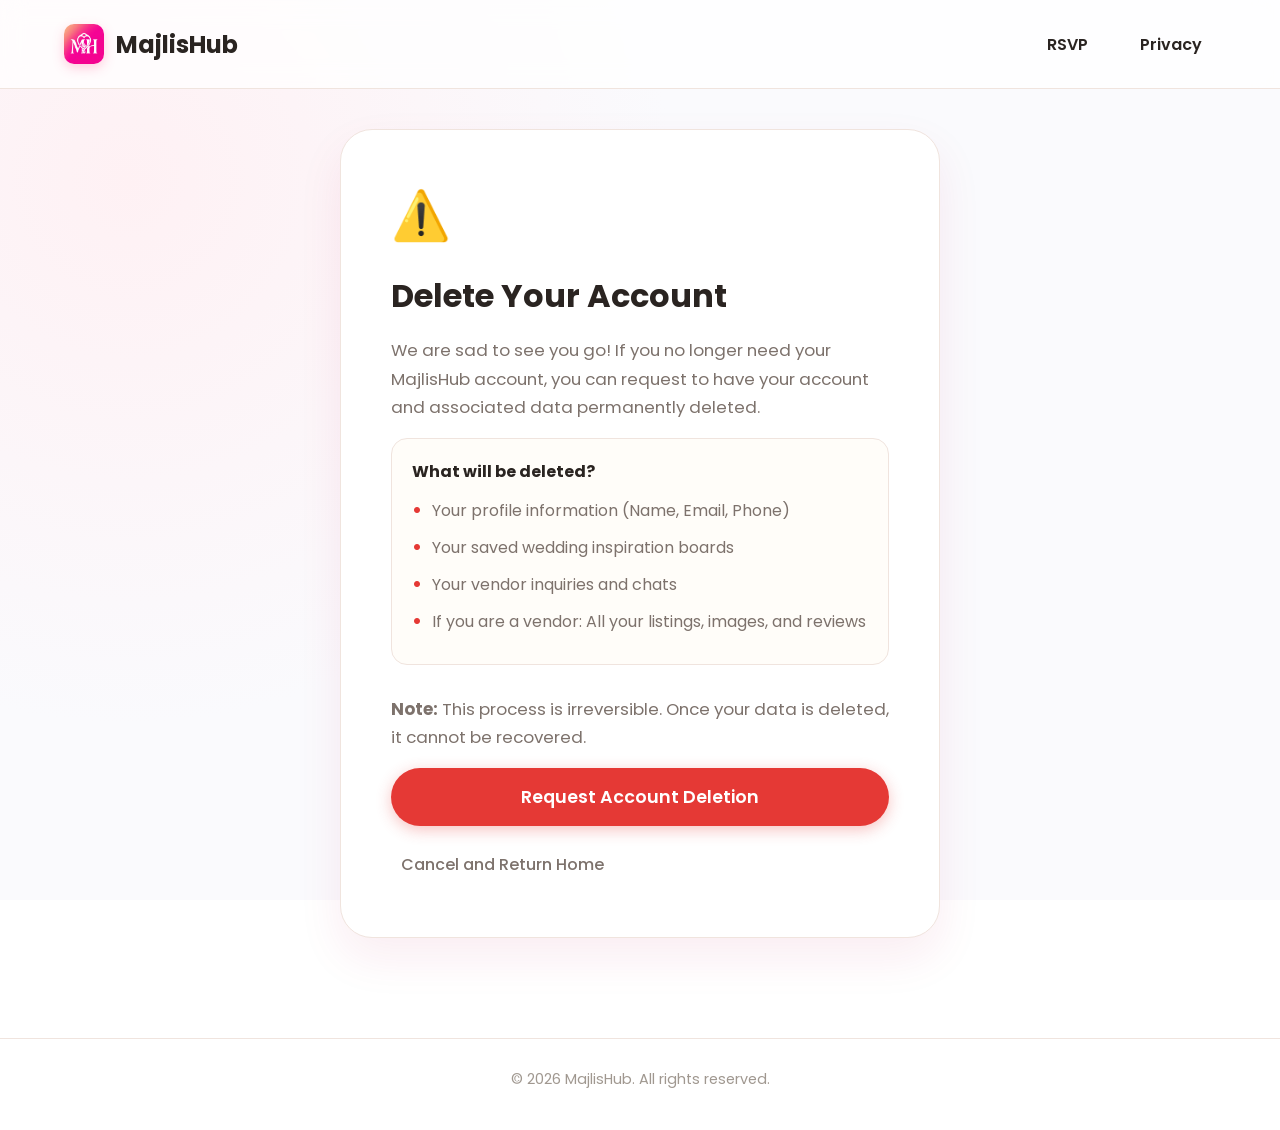
<file: delete-account.html>
<!DOCTYPE html>
<html lang="en">
<head>
    <meta charset="UTF-8">
    <meta name="viewport" content="width=device-width, initial-scale=1.0">
    <title>Delete Account | MajlisHub</title>
    
    <link href="https://fonts.googleapis.com/css2?family=Poppins:wght@400;500;600;700&display=swap" rel="stylesheet">
    <!-- FAVICON -->
    <link rel="icon" type="image/png" href="assets/app_logo.png">
    <link rel="icon" type="image/svg+xml" href="assets/MajlisHubLogoSVG.svg">
    <link rel="apple-touch-icon" href="assets/app_logo.png">
    <link rel="stylesheet" href="style.css">
</head>
<body>

    <header>
        <a href="/" class="logo-container">
            <img src="assets/app_logo.png" alt="MajlisHub Logo" class="logo-white">
            <span>MajlisHub</span>
        </a>
        <nav class="nav-links">
                <a href="/invitations">RSVP</a>
                <a href="/privacy">Privacy</a>
        </nav>
    </header>

    <main class="content-container">
        <div class="card">
            <div class="icon-warning">⚠️</div>
            <h1>Delete Your Account</h1>
            <p>We are sad to see you go! If you no longer need your MajlisHub account, you can request to have your account and associated data permanently deleted.</p>
            
            <div class="data-list">
                <h4>What will be deleted?</h4>
                <ul>
                    <li>Your profile information (Name, Email, Phone)</li>
                    <li>Your saved wedding inspiration boards</li>
                    <li>Your vendor inquiries and chats</li>
                    <li>If you are a vendor: All your listings, images, and reviews</li>
                </ul>
            </div>

            <p><strong>Note:</strong> This process is irreversible. Once your data is deleted, it cannot be recovered.</p>

            <!-- Clicking this will open their default email app pre-filled with the request -->
            <button class="btn-delete" onclick="sendDeletionEmail()">Request Account Deletion</button>
            
            <br>
            <a href="/" class="btn-cancel">Cancel and Return Home</a>
        </div>
    </main>

    <footer>
        <p class="footer-copyright">&copy; 2026 MajlisHub. All rights reserved.</p>
    </footer>

    <script>
        function sendDeletionEmail() {
            // Replace with your actual support email
            const supportEmail = "support@majlishub.my"; 
            const subject = encodeURIComponent("Account Deletion Request - MajlisHub");
            const body = encodeURIComponent(
                "Hello MajlisHub Support,\n\n" +
                "I would like to request the permanent deletion of my account and all associated data.\n\n" +
                "Here are my details to verify my account:\n" +
                "- Registered Email Address: [Please type your registered email here]\n" +
                "- Registered Phone Number (if applicable): [Please type your phone number here]\n\n" +
                "Please confirm once my data has been removed.\n\n" +
                "Thank you."
            );
            
            window.location.href = `mailto:${supportEmail}?subject=${subject}&body=${body}`;
        }
    </script>

</body>
</html>
</file>
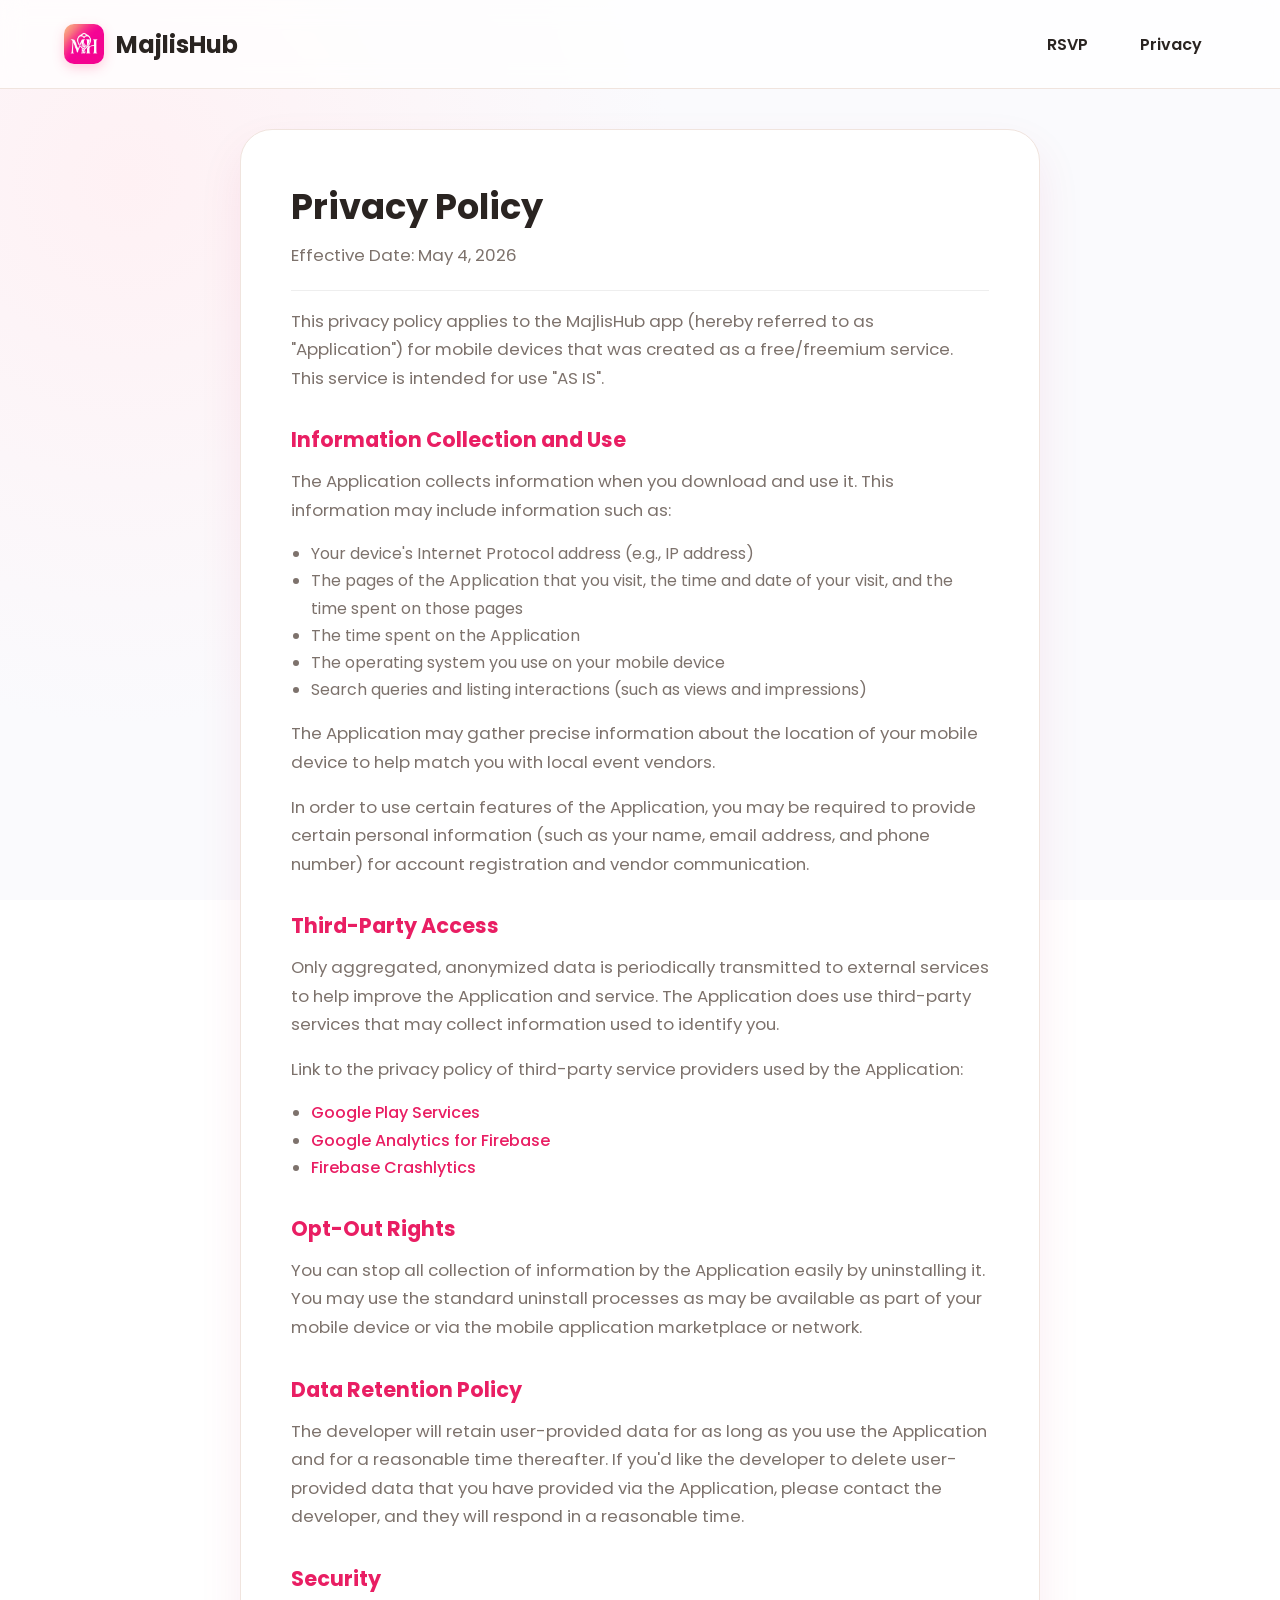
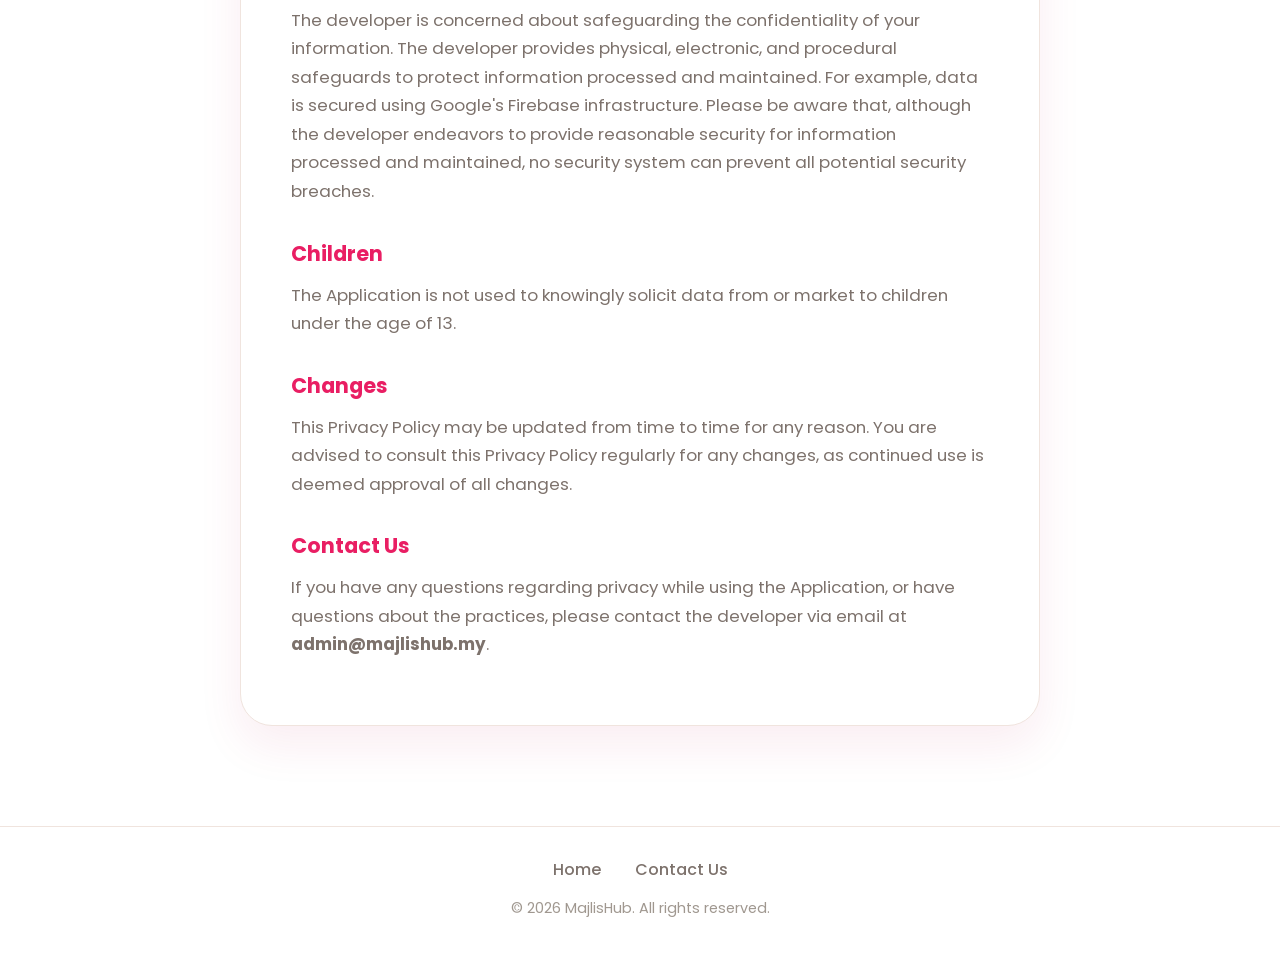
<file: privacy.html>
<!DOCTYPE html>
<html lang="en">
<head>
    <meta charset="UTF-8">
    <meta name="viewport" content="width=device-width, initial-scale=1.0">
    <title>Privacy Policy | MajlisHub</title>
    
    <link href="https://fonts.googleapis.com/css2?family=Poppins:wght@400;500;600;700&display=swap" rel="stylesheet">
    <!-- FAVICON -->
    <link rel="icon" type="image/png" href="assets/app_logo.png">
    <link rel="icon" type="image/svg+xml" href="assets/MajlisHubLogoSVG.svg">
    <link rel="apple-touch-icon" href="assets/app_logo.png">
    <script async src="https://www.googletagmanager.com/gtag/js?id=G-WJCGGY7J5M"></script>
    <script>
      window.dataLayer = window.dataLayer || [];
      function gtag(){dataLayer.push(arguments);}
      gtag('js', new Date());
      gtag('config', 'G-WJCGGY7J5M');
    </script>
    
    <link rel="stylesheet" href="style.css">
</head>
<body>

    <header>
        <!-- Clicking the logo brings the user back to the home page -->
        <a href="/" class="logo-container">
            <img src="assets/app_logo.png" alt="MajlisHub Logo" class="logo-white">
            <span>MajlisHub</span>
        </a>
        <nav class="nav-links">
                <a href="/invitations">RSVP</a>
                <a href="/privacy">Privacy</a>
        </nav>
    </header>

    <main class="privacy-container">
        <div class="privacy-content">
            <h1>Privacy Policy</h1>
            <p class="date">Effective Date: May 4, 2026</p>

            <p>This privacy policy applies to the MajlisHub app (hereby referred to as "Application") for mobile devices that was created as a free/freemium service. This service is intended for use "AS IS".</p>

            <h3>Information Collection and Use</h3>
            <p>The Application collects information when you download and use it. This information may include information such as:</p>
            <ul>
                <li>Your device's Internet Protocol address (e.g., IP address)</li>
                <li>The pages of the Application that you visit, the time and date of your visit, and the time spent on those pages</li>
                <li>The time spent on the Application</li>
                <li>The operating system you use on your mobile device</li>
                <li>Search queries and listing interactions (such as views and impressions)</li>
            </ul>

            <p>The Application may gather precise information about the location of your mobile device to help match you with local event vendors.</p>
            <p>In order to use certain features of the Application, you may be required to provide certain personal information (such as your name, email address, and phone number) for account registration and vendor communication.</p>

            <h3>Third-Party Access</h3>
            <p>Only aggregated, anonymized data is periodically transmitted to external services to help improve the Application and service. The Application does use third-party services that may collect information used to identify you.</p>
            <p>Link to the privacy policy of third-party service providers used by the Application:</p>
            <ul>
                <li><a href="https://policies.google.com/privacy" target="_blank">Google Play Services</a></li>
                <li><a href="https://firebase.google.com/policies/analytics" target="_blank">Google Analytics for Firebase</a></li>
                <li><a href="https://firebase.google.com/support/privacy/" target="_blank">Firebase Crashlytics</a></li>
            </ul>

            <h3>Opt-Out Rights</h3>
            <p>You can stop all collection of information by the Application easily by uninstalling it. You may use the standard uninstall processes as may be available as part of your mobile device or via the mobile application marketplace or network.</p>

            <h3>Data Retention Policy</h3>
            <p>The developer will retain user-provided data for as long as you use the Application and for a reasonable time thereafter. If you'd like the developer to delete user-provided data that you have provided via the Application, please contact the developer, and they will respond in a reasonable time.</p>

            <h3>Security</h3>
            <p>The developer is concerned about safeguarding the confidentiality of your information. The developer provides physical, electronic, and procedural safeguards to protect information processed and maintained. For example, data is secured using Google's Firebase infrastructure. Please be aware that, although the developer endeavors to provide reasonable security for information processed and maintained, no security system can prevent all potential security breaches.</p>

            <h3>Children</h3>
            <p>The Application is not used to knowingly solicit data from or market to children under the age of 13.</p>

            <h3>Changes</h3>
            <p>This Privacy Policy may be updated from time to time for any reason. You are advised to consult this Privacy Policy regularly for any changes, as continued use is deemed approval of all changes.</p>

            <h3>Contact Us</h3>
            <p>If you have any questions regarding privacy while using the Application, or have questions about the practices, please contact the developer via email at <strong>admin@majlishub.my</strong>.</p>
        </div>
    </main>

    <footer>
        <div class="footer-links">
            <a href="/">Home</a>
            <a href="mailto:admin@majlishub.my">Contact Us</a>
        </div>
        <p class="footer-copyright">&copy; 2026 MajlisHub. All rights reserved.</p>
    </footer>

</body>
</html>
</file>
<file: style.css>
:root {
    /* App Latest Version Theme - Primary Gradient */
    --primary-gradient: linear-gradient(135deg, #FF7043 0%, #FF4081 55%, #FF2A85 100%);
    --primary-gradient-vertical: linear-gradient(180deg, #FF7043 0%, #FF4081 50%, #FF2A85 100%);
    --business-gradient: linear-gradient(135deg, #448AFF 0%, #2979FF 55%, #1565C0 100%);
    
    /* App Brand Accents */
    --accent-pink: #FF4081;
    --accent-pink-hover: #E91E63;
    --primary-fg: #E91E63;
    --pink-light: #FFF0F3;
    --peach-light: #FFF7F0;
    --neutral-border: #F0E4DE;
    
    /* Backwards compatibility aliases */
    --primary-gold: #FF7043;
    --primary-gold-dark: #E91E63;
    --gold-gradient: linear-gradient(135deg, #FF7043 0%, #FF4081 55%, #FF2A85 100%);
    --pink-gradient: linear-gradient(135deg, #FF7043 0%, #FF4081 55%, #FF2A85 100%);
    --gold-pink-gradient: linear-gradient(135deg, #FF7043 0%, #FF4081 55%, #FF2A85 100%);

    /* Backgrounds & Text */
    --bg-main: #FAFAFD;
    --bg-light: #FFFFFF;
    --text-dark: #2A2421;
    --text-muted: #7D726C;
    --phone-bezel: #F5EFEB;
    
    /* Shadows */
    --card-shadow: 0 15px 35px rgba(233, 30, 99, 0.08);
    --primary-shadow: 0 14px 28px rgba(194, 24, 91, 0.22);
    --business-shadow: 0 14px 28px rgba(21, 101, 192, 0.25);
    --border-radius: 24px;
    --danger-red: #E53935;
}

* {
    margin: 0;
    padding: 0;
    box-sizing: border-box;
    font-family: 'Poppins', sans-serif;
}

body {
    background: radial-gradient(circle at 10% 20%, rgba(255, 240, 243, 0.9) 0%, rgba(250, 250, 253, 1) 40%),
                radial-gradient(circle at 90% 80%, rgba(255, 243, 238, 0.7) 0%, rgba(250, 250, 253, 1) 50%);
    background-attachment: fixed;
    color: var(--text-dark);
    overflow-x: hidden;
    min-height: 100vh;
    display: flex;
    flex-direction: column;
}

/* --- NAVIGATION --- */
header {
    display: flex;
    justify-content: space-between;
    align-items: center;
    padding: 24px 5%;
    background: rgba(255, 255, 255, 0.75);
    backdrop-filter: blur(12px);
    border-bottom: 1px solid var(--neutral-border);
    position: sticky;
    top: 0;
    z-index: 100;
}

.logo-container {
    display: flex;
    align-items: center;
    gap: 12px;
    font-weight: 700;
    font-size: 24px;
    color: var(--text-dark);
    text-decoration: none;
}

.logo-container img {
    height: 40px;
    width: 40px;
    border-radius: 10px;
    object-fit: cover;
    box-shadow: 0 4px 12px rgba(255, 64, 129, 0.25);
    margin-bottom: 0px;
}

.logo-white {
    filter: none;
}

.nav-links {
    display: flex;
    gap: 24px;
}

.nav-links a {
    text-decoration: none;
    color: var(--text-dark);
    font-weight: 600;
    font-size: 16px;
    transition: all 0.3s ease;
    padding: 6px 14px;
    border-radius: 20px;
}

.nav-links a:hover {
    color: var(--accent-pink-hover);
    background: var(--pink-light);
}

/* --- HERO SECTION --- */
.hero {
    display: flex;
    align-items: center;
    justify-content: space-between;
    padding: 70px 5% 100px;
    gap: 40px;
}

.hero-content {
    flex: 1;
    max-width: 600px;
}

.hero-content h1 {
    font-size: 3.5rem;
    line-height: 1.2;
    margin-bottom: 24px;
    color: var(--text-dark);
    background: var(--primary-gradient);
    -webkit-background-clip: text;
    -webkit-text-fill-color: transparent;
}

.hero-content p {
    font-size: 1.1rem;
    line-height: 1.6;
    margin-bottom: 40px;
    color: var(--text-muted);
}

.highlight {
    background: var(--primary-gradient);
    -webkit-background-clip: text;
    -webkit-text-fill-color: transparent;
    font-weight: 700;
}

/* --- BUTTONS & HYPE METER --- */
.store-buttons {
    display: flex;
    gap: 16px;
    margin-bottom: 24px;
}

.store-btn {
    display: flex;
    align-items: center;
    background: var(--primary-gradient);
    color: white;
    text-decoration: none;
    padding: 14px 28px;
    border-radius: 50px;
    font-weight: 600;
    transition: transform 0.25s ease, box-shadow 0.3s ease;
    box-shadow: 0 8px 22px rgba(255, 64, 129, 0.35);
    cursor: pointer;
}

.store-btn:hover {
    transform: translateY(-3px);
    box-shadow: 0 12px 28px rgba(255, 42, 133, 0.45);
}

.store-btn img {
    height: 24px;
    margin-right: 12px;
}

.btn-text {
    display: flex;
    flex-direction: column;
    text-align: left;
}

.btn-text span:first-child {
    font-size: 10px;
    font-weight: 400;
    text-transform: uppercase;
    letter-spacing: 0.5px;
}

.btn-text span:last-child {
    font-size: 16px;
}

.hype-meter {
    background: rgba(255, 255, 255, 0.85);
    backdrop-filter: blur(12px);
    padding: 18px 24px;
    border-radius: 24px;
    display: inline-block;
    border: 1px solid rgba(255, 112, 67, 0.2);
    box-shadow: 0 10px 30px rgba(255, 64, 129, 0.08);
}

.hype-title {
    font-size: 0.95rem;
    font-weight: 600;
    color: var(--text-dark);
    margin-bottom: 12px;
    display: flex;
    align-items: center;
    gap: 8px;
}

.hype-counters {
    display: flex;
    gap: 16px;
}

.counter-badge {
    display: flex;
    align-items: center;
    gap: 8px;
    background: var(--pink-light);
    border: 1px solid rgba(255, 64, 129, 0.2);
    padding: 8px 18px;
    border-radius: 50px;
    font-size: 0.9rem;
    font-weight: 700;
    color: var(--accent-pink-hover);
    box-shadow: 0 4px 12px rgba(255, 64, 129, 0.1);
    transition: transform 0.3s cubic-bezier(0.175, 0.885, 0.32, 1.275);
}

.pop-animation {
    transform: scale(1.1);
    color: var(--accent-pink-hover);
}

.counter-badge img {
    height: 16px;
    filter: invert(53%) sepia(82%) saturate(416%) hue-rotate(309deg) brightness(101%) contrast(101%);
}

/* --- HERO IMAGE AREA --- */
.hero-image-wrapper {
    flex: 1;
    display: flex;
    justify-content: center;
    align-items: center;
    position: relative;
}

.hero-phones {
    position: relative;
    width: 450px;
    height: 600px;
    transform: translateX(40px);
}

.phone-mockup {
    position: absolute;
    background-color: #1A1A1A;
    border-radius: 44px;
    padding: 8px;
    box-shadow: 0 20px 40px rgba(0, 0, 0, 0.15);
    width: 260px;
    overflow: hidden;
}

.phone-mockup img {
    width: 100%;
    height: auto;
    border-radius: 34px;
    display: block;
}

.business-phone {
    top: 0;
    left: 0;
    z-index: 1;
    border: 3px solid #2979FF;
    box-shadow: 0 20px 40px rgba(21, 101, 192, 0.25);
}

.normal-phone {
    bottom: 0;
    right: 0;
    z-index: 2;
    border: 3px solid #FF4081;
    box-shadow: 0 20px 40px rgba(255, 42, 133, 0.25);
}

/* --- APP SHOWCASE SECTION --- */
.app-showcase {
    background-color: var(--bg-light);
    padding: 100px 5% 80px;
    text-align: center;
    border-top-left-radius: 60px;
    border-top-right-radius: 60px;
    box-shadow: 0 -15px 40px rgba(255, 64, 129, 0.05);
    border-top: 1px solid var(--neutral-border);
}

.showcase-header h2 {
    font-size: 2.5rem;
    color: var(--text-dark);
    margin-bottom: 16px;
    background: var(--primary-gradient);
    -webkit-background-clip: text;
    -webkit-text-fill-color: transparent;
}

.showcase-header p {
    font-size: 1.1rem;
    color: var(--text-muted);
    max-width: 700px;
    margin: 0 auto 60px;
    line-height: 1.6;
}

.screenshot-grid {
    display: flex;
    justify-content: center;
    gap: 40px;
    flex-wrap: wrap;
}

.screenshot-card {
    flex: 1;
    min-width: 260px;
    max-width: 300px;
    display: flex;
    flex-direction: column;
    align-items: center;
}

.screenshot-card img {
    width: 100%;
    border-radius: 32px;
    box-shadow: 0 15px 35px rgba(0, 0, 0, 0.1);
    border: 6px solid #FFF;
    outline: 2px solid rgba(255, 112, 67, 0.25);
    margin-bottom: 24px;
    transition: transform 0.3s ease, box-shadow 0.3s ease, outline-color 0.3s ease;
}

.screenshot-card:hover img {
    transform: translateY(-10px);
    box-shadow: 0 20px 45px rgba(255, 64, 129, 0.25);
    outline-color: var(--accent-pink-hover);
}

.screenshot-card h3 {
    font-size: 1.3rem;
    color: var(--text-dark);
    margin-bottom: 8px;
}

.screenshot-card p {
    font-size: 0.95rem;
    color: var(--text-muted);
    line-height: 1.5;
    padding: 0 10px;
}

/* --- MAIN & CONTAINER SECTION --- */
main {
    flex: 1;
    display: flex;
    align-items: center;
    justify-content: center;
    padding: 40px 20px;
}

/* --- CARDS (Generic / Privacy / Support / Delete Account / RSVP) --- */
.privacy-container, .support-section, .content-container {
    flex: 1;
    padding: 40px 5% 100px;
    display: flex;
    justify-content: center;
    align-items: center;
}

.privacy-content, .support-card, .card, .rsvp-card {
    background: var(--bg-light);
    padding: 50px;
    border-radius: 32px;
    max-width: 800px;
    width: 100%;
    box-shadow: 0 20px 45px rgba(194, 24, 91, 0.08);
    border: 1px solid var(--neutral-border);
}

.support-card, .card {
    max-width: 600px;
}

.rsvp-card {
    max-width: 550px;
    border-radius: var(--border-radius);
    box-shadow: var(--card-shadow);
    padding: 40px;
}

.privacy-content h1, .card h1 {
    color: var(--text-dark);
    font-size: 2.2rem;
    margin-bottom: 8px;
}

.card h1 {
    font-size: 2rem;
    margin-bottom: 16px;
}

.date {
    font-size: 0.9rem;
    color: var(--text-muted);
    margin-bottom: 30px;
    padding-bottom: 20px;
    border-bottom: 1px solid #eee;
}

.privacy-content h3 {
    color: var(--accent-pink-hover);
    margin-top: 32px;
    margin-bottom: 12px;
    font-size: 1.3rem;
}

.privacy-content p, .card p {
    color: var(--text-muted);
    line-height: 1.7;
    margin-bottom: 16px;
    font-size: 1.05rem;
}

.privacy-content ul {
    margin-left: 20px;
    margin-bottom: 16px;
    color: var(--text-muted);
    line-height: 1.7;
}

/* --- FOOTER --- */
footer {
    background-color: var(--bg-light);
    padding: 30px 5% 40px;
    text-align: center;
    margin-top: auto;
    border-top: 1px solid var(--neutral-border);
}

.footer-links {
    margin-bottom: 16px;
}

.footer-links a {
    color: var(--text-muted);
    text-decoration: none;
    font-weight: 500;
    transition: color 0.3s ease;
    margin: 0 15px;
}

.footer-links a:hover {
    color: var(--accent-pink-hover);
}

.footer-copyright {
    color: #A09890;
    font-size: 0.9rem;
}

/* --- POPUP MODAL --- */
.modal-overlay {
    position: fixed;
    top: 0;
    left: 0;
    width: 100%;
    height: 100%;
    background: rgba(0, 0, 0, 0.6);
    display: flex;
    align-items: center;
    justify-content: center;
    z-index: 1000;
    opacity: 0;
    pointer-events: none;
    transition: opacity 0.3s ease;
}

.modal-overlay.active {
    opacity: 1;
    pointer-events: auto;
}

.modal-content {
    background: white;
    padding: 40px;
    border-radius: 24px;
    max-width: 450px;
    width: 90%;
    text-align: center;
    box-shadow: 0 15px 50px rgba(0,0,0,0.2);
    transform: translateY(30px);
    transition: transform 0.3s ease;
    border: 1px solid rgba(255, 112, 67, 0.25);
}

.modal-overlay.active .modal-content {
    transform: translateY(0);
}

.modal-content h3 {
    color: var(--accent-pink-hover);
    font-size: 1.8rem;
    margin-bottom: 16px;
}

.modal-content p {
    color: var(--text-muted);
    line-height: 1.6;
    margin-bottom: 30px;
    font-size: 1rem;
}

.close-btn {
    background: var(--primary-gradient);
    color: white;
    border: none;
    padding: 14px 36px;
    border-radius: 50px;
    font-size: 1rem;
    font-weight: 600;
    cursor: pointer;
    transition: transform 0.2s, box-shadow 0.3s;
    box-shadow: 0 6px 18px rgba(255, 64, 129, 0.35);
}

.close-btn:hover {
    transform: translateY(-2px);
    box-shadow: 0 8px 22px rgba(255, 42, 133, 0.45);
}

/* --- RESPONSIVE DESIGN --- */
@media (max-width: 900px) {
    .hero {
        flex-direction: column;
        text-align: center;
        padding-top: 40px;
        padding-bottom: 60px;
    }

    .hero-content h1 {
        font-size: 2.5rem;
    }

    .store-buttons {
        justify-content: center;
        flex-wrap: wrap;
    }

    .hero-image-wrapper {
        justify-content: center;
        margin-top: 40px;
        position: static;
        transform: none;
    }

    .hero-phones {
        position: static;
        width: auto;
        height: auto;
        display: flex;
        flex-direction: column;
        align-items: center;
        gap: 20px;
        transform: none;
    }

    .phone-mockup {
        position: static;
        width: 100%;
        max-width: 280px;
    }
}

/* --- RSVP & INVITATION STYLES --- */
@keyframes fadeIn {
    from { opacity: 0; transform: translateY(15px); }
    to { opacity: 1; transform: translateY(0); }
}

.hidden {
    display: none !important;
}

.badge {
    display: inline-block;
    background: var(--pink-light);
    color: var(--accent-pink-hover);
    border: 1px solid rgba(255, 64, 129, 0.3);
    padding: 6px 16px;
    border-radius: 50px;
    font-size: 0.85rem;
    font-weight: 600;
    text-transform: uppercase;
    letter-spacing: 1px;
    margin-bottom: 12px;
}

.rsvp-card h1 {
    font-size: 2rem;
    margin-bottom: 12px;
    color: var(--text-dark);
}

.rsvp-card p.subtitle {
    color: var(--text-muted);
    font-size: 0.95rem;
    line-height: 1.6;
    margin-bottom: 28px;
}

.event-info {
    background: #FFFDF9;
    border-radius: 16px;
    padding: 20px;
    margin-bottom: 28px;
    text-align: left;
    border: 1px solid var(--neutral-border);
}

.info-row {
    display: flex;
    align-items: flex-start;
    gap: 12px;
    margin-bottom: 10px;
    font-size: 0.95rem;
    color: var(--text-dark);
}

.info-row:last-child {
    margin-bottom: 0;
}

.info-icon {
    font-size: 1.1rem;
}

.form-group {
    margin-bottom: 20px;
    text-align: left;
}

.form-group label {
    display: block;
    font-weight: 600;
    font-size: 0.9rem;
    margin-bottom: 8px;
    color: var(--text-dark);
}

.form-group label .required {
    color: var(--accent-pink-hover);
}

.form-control {
    width: 100%;
    padding: 14px 18px;
    border: 2px solid #EAE6E1;
    border-radius: 14px;
    font-size: 0.95rem;
    outline: none;
    transition: border-color 0.3s ease, background-color 0.3s ease;
    background: #FAFAFA;
}

.form-control:focus {
    border-color: var(--accent-pink);
    background: #FFFFFF;
    box-shadow: 0 0 0 4px rgba(255, 64, 129, 0.15);
}

textarea.form-control {
    resize: vertical;
    min-height: 120px;
}

.attendance-options {
    display: flex;
    gap: 12px;
    margin-bottom: 20px;
}

.radio-tile {
    flex: 1;
    position: relative;
}

.radio-tile input {
    position: absolute;
    opacity: 0;
    width: 100%;
    height: 100%;
    cursor: pointer;
}

.tile-content {
    border: 2px solid #EAE6E1;
    border-radius: 14px;
    padding: 14px;
    text-align: center;
    font-weight: 600;
    font-size: 0.9rem;
    color: var(--text-muted);
    transition: all 0.2s ease;
    background: #FAFAFA;
}

.radio-tile input:checked + .tile-content {
    border-color: var(--accent-pink-hover);
    background: var(--pink-light);
    color: var(--accent-pink-hover);
}

.btn-primary, .submit-btn {
    width: 100%;
    background: var(--primary-gradient);
    color: white;
    border: none;
    padding: 16px;
    border-radius: 50px;
    font-size: 1rem;
    font-weight: 600;
    cursor: pointer;
    box-shadow: 0 6px 20px rgba(255, 64, 129, 0.35);
    transition: transform 0.2s ease, box-shadow 0.3s ease;
}

.btn-primary:hover, .submit-btn:hover {
    transform: translateY(-2px);
    box-shadow: 0 8px 25px rgba(255, 42, 133, 0.45);
}

.btn-primary:disabled, .submit-btn:disabled {
    background: #CCCCCC;
    box-shadow: none;
    cursor: not-allowed;
    transform: none;
}

.error-msg {
    color: #D93025;
    font-size: 0.85rem;
    margin-top: 10px;
    text-align: center;
}

/* --- DELETE ACCOUNT STYLES --- */
.icon-warning {
    font-size: 48px;
    margin-bottom: 20px;
}

.data-list {
    text-align: left;
    background: #FFFDF9;
    padding: 20px;
    border-radius: 16px;
    margin-bottom: 30px;
    border: 1px solid var(--neutral-border);
}

.data-list h4 {
    margin-bottom: 12px;
    color: var(--text-dark);
}

.data-list ul {
    list-style-type: none;
    color: var(--text-muted);
}

.data-list li {
    margin-bottom: 8px;
    display: flex;
    align-items: center;
    gap: 10px;
}

.data-list li::before {
    content: "•";
    color: var(--danger-red);
    font-weight: bold;
    font-size: 1.2rem;
}

.btn-delete {
    display: inline-block;
    background-color: var(--danger-red);
    color: white;
    text-decoration: none;
    padding: 16px 32px;
    border-radius: 50px;
    font-weight: 600;
    font-size: 1.1rem;
    transition: background-color 0.3s ease, transform 0.2s ease;
    box-shadow: 0 4px 15px rgba(229, 57, 53, 0.3);
    width: 100%;
    margin-bottom: 16px;
    cursor: pointer;
    border: none;
}

.btn-delete:hover {
    background-color: #C62828;
    transform: translateY(-2px);
}

.btn-cancel {
    display: inline-block;
    color: var(--text-muted);
    text-decoration: none;
    font-weight: 500;
    padding: 10px;
    transition: color 0.3s;
}

.btn-cancel:hover {
    color: var(--text-dark);
}

.privacy-content a {
    color: var(--accent-pink-hover);
    text-decoration: none;
    font-weight: 500;
}

.privacy-content a:hover {
    text-decoration: underline;
}

@media (max-width: 600px) {
    .privacy-content, .support-card, .card {
        padding: 30px 20px;
        border-radius: 20px;
    }
    .privacy-content h1, .card h1 {
        font-size: 1.8rem;
    }
}
</file>
